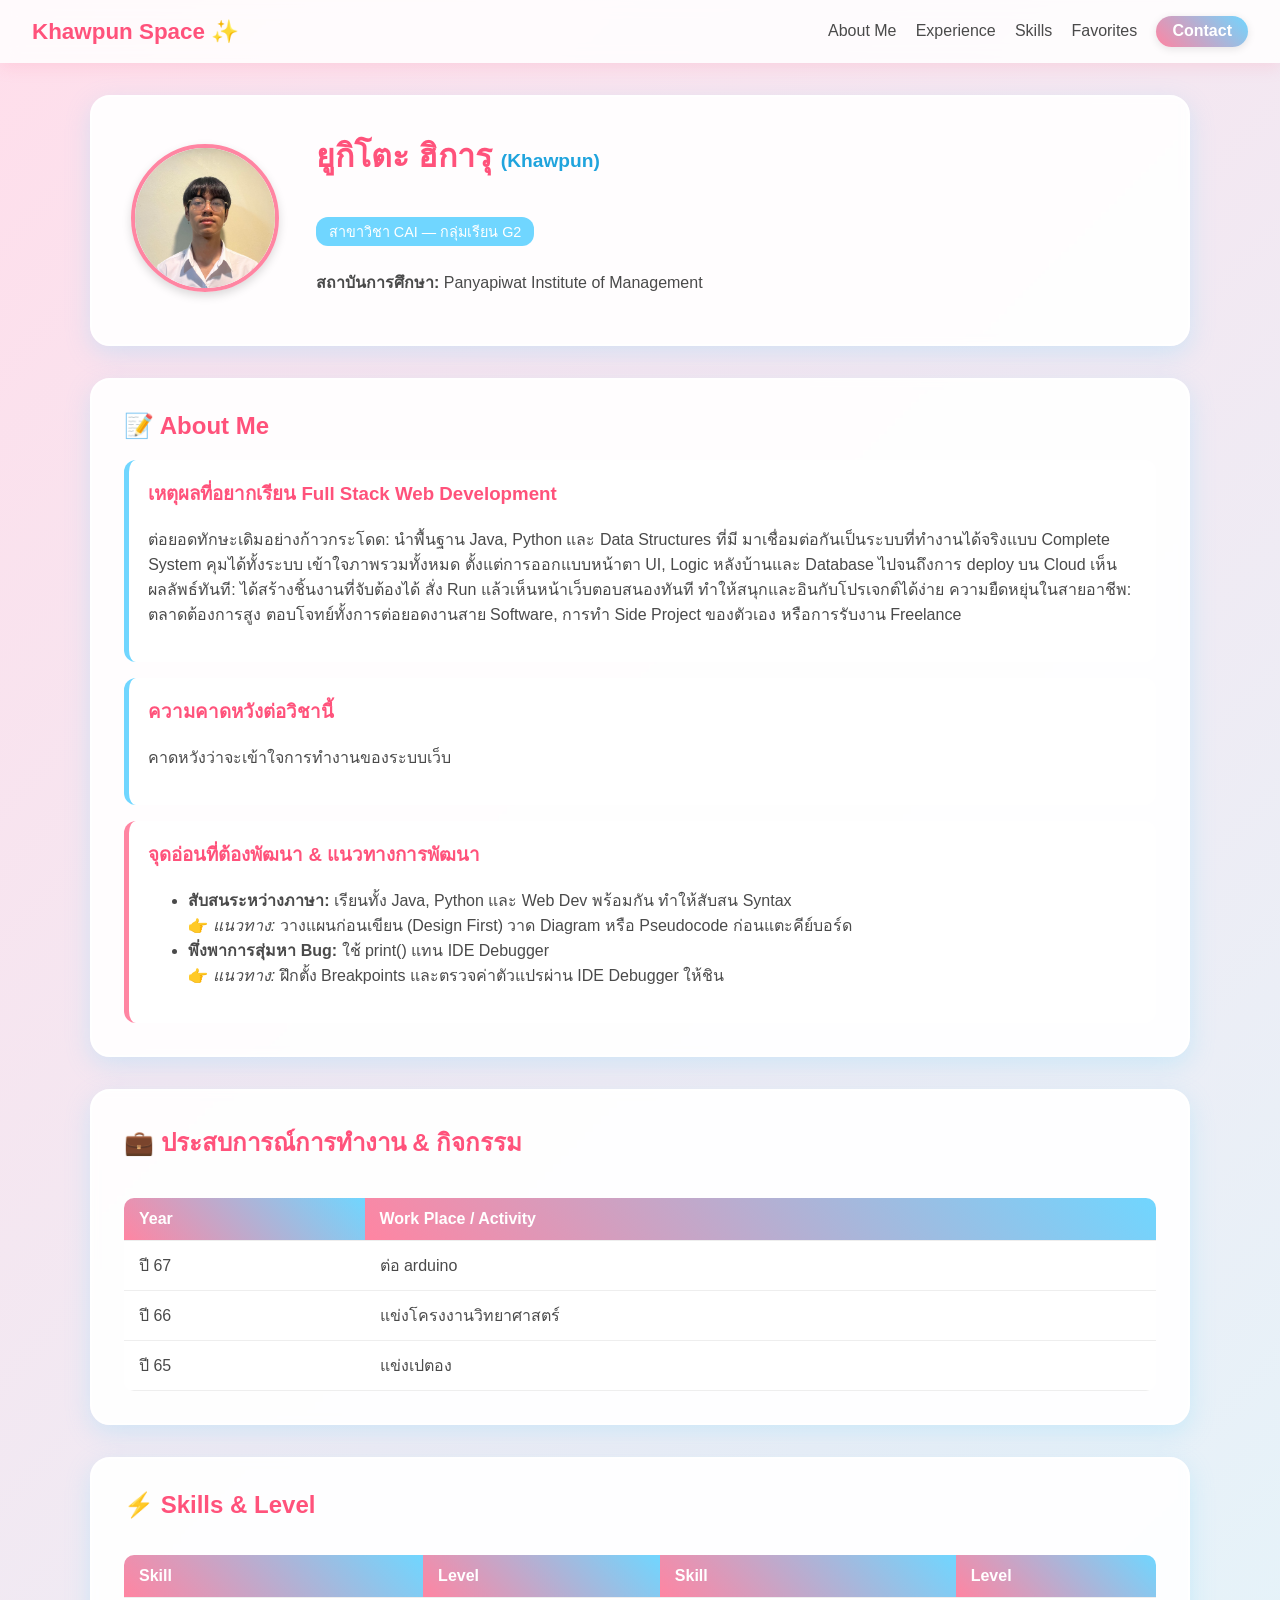
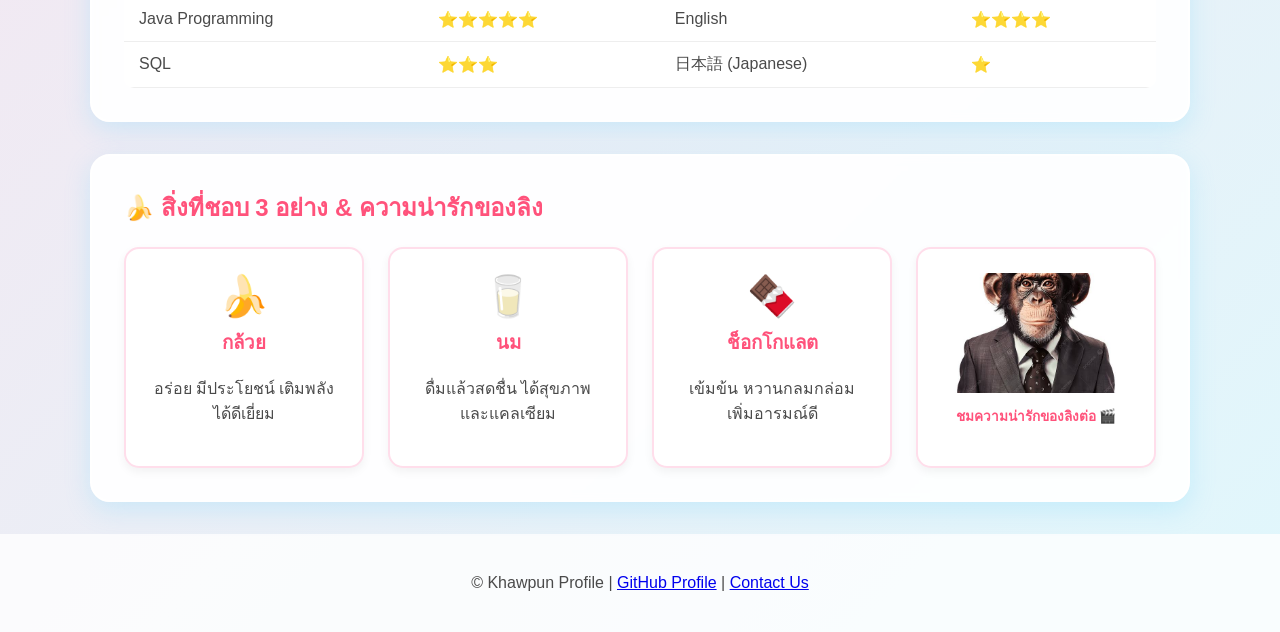
<file: index.html>
<!DOCTYPE html>
<html lang="th">
<head>
    <meta charset="UTF-8">
    <meta name="viewport" content="width=device-width, initial-scale=1.0">
    <title>Khawpun - Profile (MyPage v2)</title>
    <link rel="stylesheet" href="styles.css">
</head>
<body>

    <!-- Animation กล้วยและช็อกโกแลตโปรยลงมา -->
    <div class="falling-container">
        <span class="falling-item" style="left: 5%; animation-duration: 7s; animation-delay: 0s;">🍫</span>
        <span class="falling-item" style="left: 15%; animation-duration: 9s; animation-delay: 2s;">🍌</span>
        <span class="falling-item" style="left: 25%; animation-duration: 6s; animation-delay: 1s;">🍫</span>
        <span class="falling-item" style="left: 35%; animation-duration: 8s; animation-delay: 3s;">🍌</span>
        <span class="falling-item" style="left: 45%; animation-duration: 7s; animation-delay: 0.5s;">🍫</span>
        <span class="falling-item" style="left: 55%; animation-duration: 10s; animation-delay: 2.5s;">🍌</span>
        <span class="falling-item" style="left: 65%; animation-duration: 6.5s; animation-delay: 1.5s;">🍫</span>
        <span class="falling-item" style="left: 75%; animation-duration: 8.5s; animation-delay: 0.2s;">🍌</span>
        <span class="falling-item" style="left: 85%; animation-duration: 7.5s; animation-delay: 3.5s;">🍫</span>
        <span class="falling-item" style="left: 95%; animation-duration: 9.5s; animation-delay: 1.8s;">🍌</span>
    </div>

    <!-- Navigation Bar พร้อม Anchor Link Smooth Scroll -->
    <nav class="navbar">
        <div class="nav-brand">Khawpun Space ✨</div>
        <div class="nav-links">
            <a href="#about">About Me</a>
            <a href="#experience">Experience</a>
            <a href="#skills">Skills</a>
            <a href="#favorites">Favorites</a>
            <a href="contact.html" class="nav-btn">Contact</a>
        </div>
    </nav>

    <div class="container">
        <!-- Hero / Profile Section (จัด Layout ด้วย Table ตามโจทย์) -->
        <header class="card hero-card">
            <table class="profile-table">
                <tr>
                    <td class="profile-img-cell">
                        <img src="กาย.jpg" alt="Profile Image" class="circle-img">
                    </td>
                    <td class="profile-info-cell">
                        <h1>ยูกิโตะ ฮิการุ <span>(Khawpun)</span></h1>
                        <p class="badge">สาขาวิชา CAI — กลุ่มเรียน G2</p>                        
                        <p><strong>สถาบันการศึกษา:</strong> Panyapiwat Institute of Management</p>
                    </td>
                </tr>
            </table>
        </header>

        <!-- Section: About Me -->
        <section id="about" class="card">
            <h2>📝 About Me</h2>
            <div class="about-grid">
                <div class="info-box">
                    <h3>เหตุผลที่อยากเรียน Full Stack Web Development</h3>
                    <p>ต่อยอดทักษะเดิมอย่างก้าวกระโดด: นำพื้นฐาน Java, Python และ Data Structures ที่มี มาเชื่อมต่อกันเป็นระบบที่ทำงานได้จริงแบบ Complete System คุมได้ทั้งระบบ เข้าใจภาพรวมทั้งหมด ตั้งแต่การออกแบบหน้าตา UI, Logic หลังบ้านและ Database ไปจนถึงการ deploy บน Cloud เห็นผลลัพธ์ทันที: ได้สร้างชิ้นงานที่จับต้องได้ สั่ง Run แล้วเห็นหน้าเว็บตอบสนองทันที ทำให้สนุกและอินกับโปรเจกต์ได้ง่าย ความยืดหยุ่นในสายอาชีพ: ตลาดต้องการสูง ตอบโจทย์ทั้งการต่อยอดงานสาย Software, การทำ Side Project ของตัวเอง หรือการรับงาน Freelance</p>
                </div>
                <div class="info-box">
                    <h3>ความคาดหวังต่อวิชานี้</h3>
                    <p>คาดหวังว่าจะเข้าใจการทำงานของระบบเว็บ</p>
                </div>
                <div class="info-box weakness-box">
                    <h3>จุดอ่อนที่ต้องพัฒนา & แนวทางการพัฒนา</h3>
                    <ul>
                        <li><strong>สับสนระหว่างภาษา:</strong> เรียนทั้ง Java, Python และ Web Dev พร้อมกัน ทำให้สับสน Syntax <br>👉 <em>แนวทาง:</em> วางแผนก่อนเขียน (Design First) วาด Diagram หรือ Pseudocode ก่อนแตะคีย์บอร์ด</li>
                        <li><strong>พึ่งพาการสุ่มหา Bug:</strong> ใช้ print() แทน IDE Debugger <br>👉 <em>แนวทาง:</em> ฝึกตั้ง Breakpoints และตรวจค่าตัวแปรผ่าน IDE Debugger ให้ชิน</li>
                    </ul>
                </div>
            </div>
        </section>

        <!-- Section: Experience -->
        <section id="experience" class="card">
            <h2>💼 ประสบการณ์การทำงาน & กิจกรรม</h2>
            <div class="table-responsive">
                <table class="styled-table exp-table">
                    <thead>
                        <tr>
                            <th>Year</th>
                            <th>Work Place / Activity</th>
                        </tr>
                    </thead>
                    <tbody>
                        <tr>
                            <td>ปี 67</td>
                            <td>ต่อ arduino</td>
                        </tr>
                        <tr>
                            <td>ปี 66</td>
                            <td>แข่งโครงงานวิทยาศาสตร์</td>
                        </tr>
                        <tr>
                            <td>ปี 65</td>
                            <td>แข่งเปตอง</td>
                        </tr>
                    </tbody>
                </table>
            </div>
        </section>

        <!-- Section: Skills & Power Level (Table 4 columns) -->
        <section id="skills" class="card">
            <h2>⚡ Skills & Level</h2>
            <div class="table-responsive">
                <table class="styled-table skills-table">
                    <thead>
                        <tr>
                            <th>Skill</th>
                            <th>Level</th>
                            <th>Skill</th>
                            <th>Level</th>
                        </tr>
                    </thead>
                    <tbody>
                        <tr>
                            <td>Java Programming</td>
                            <td>⭐⭐⭐⭐⭐</td>
                            <td>English</td>
                            <td>⭐⭐⭐⭐</td>
                        </tr>
                        <tr>
                            <td>SQL</td>
                            <td>⭐⭐⭐</td>
                            <td>日本語 (Japanese)</td>
                            <td>⭐</td>
                        </tr>
                    </tbody>
                </table>
            </div>
        </section>

        <!-- Section: Favorites (CSS Grid: Desktop 4, Tablet 2, Mobile 1) -->
        <section id="favorites" class="card">
            <h2>🍌 สิ่งที่ชอบ 3 อย่าง & ความน่ารักของลิง</h2>
            <div class="cards-grid">
                <div class="fav-card">
                    <div class="card-icon">🍌</div>
                    <h3>กล้วย</h3>
                    <p>อร่อย มีประโยชน์ เติมพลังได้ดีเยี่ยม</p>
                </div>
                <div class="fav-card">
                    <div class="card-icon">🥛</div>
                    <h3>นม</h3>
                    <p>ดื่มแล้วสดชื่น ได้สุขภาพและแคลเซียม</p>
                </div>
                <div class="fav-card">
                    <div class="card-icon">🍫</div>
                    <h3>ช็อกโกแลต</h3>
                    <p>เข้มข้น หวานกลมกล่อม เพิ่มอารมณ์ดี</p>
                </div>
                <div class="fav-card extra-card">
                    <img src="ลิง.jfif" alt="Ling With Suit" class="monkey-suit-img">
                    <a href="https://youtu.be/Yk1uCWWUl-4?si=YpF04vF76I6Vinr4" target="_blank" class="cute-link">ชมความน่ารักของลิงต่อ 🎬</a>
                </div>
            </div>
        </section>
    </div>

    <!-- Footer -->
    <footer class="site-footer">
        <p>© Khawpun Profile | <a href="https://github.com/phakawin2019tg-hash" target="_blank">GitHub Profile</a> | <a href="contact.html">Contact Us</a></p>
    </footer>

</body>
</html>
</file>
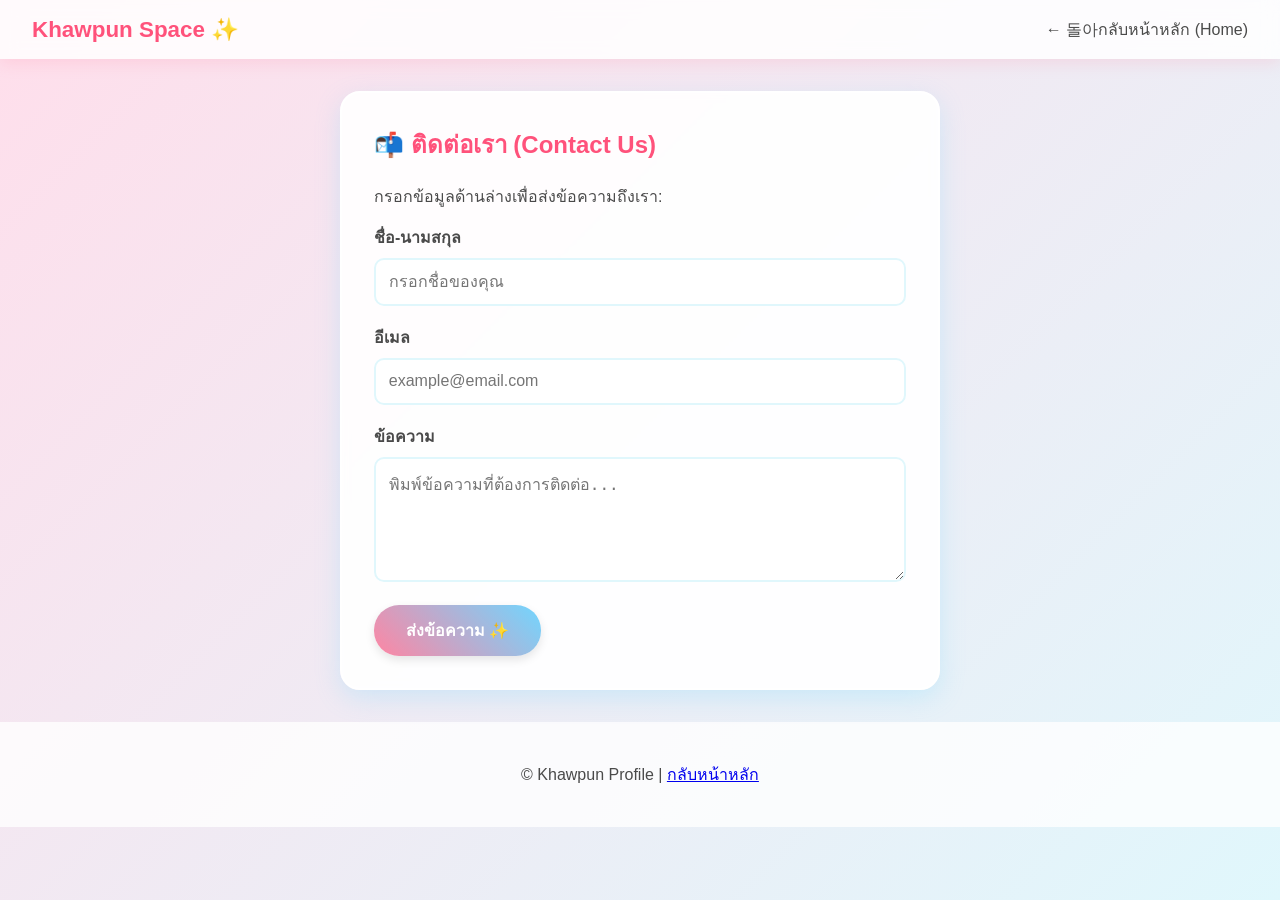
<file: contact.html>
<!DOCTYPE html>
<html lang="th">
<head>
    <meta charset="UTF-8">
    <meta name="viewport" content="width=device-width, initial-scale=1.0">
    <title>Contact - Khawpun Space</title>
    <link rel="stylesheet" href="styles.css">
</head>
<body>

    <!-- Animation กล้วยและช็อกโกแลตโปรยลงมา -->
    <div class="falling-container">
        <span class="falling-item" style="left: 10%; animation-duration: 8s;">🍫</span>
        <span class="falling-item" style="left: 30%; animation-duration: 6s;">🍌</span>
        <span class="falling-item" style="left: 50%; animation-duration: 9s;">🍫</span>
        <span class="falling-item" style="left: 70%; animation-duration: 7s;">🍌</span>
        <span class="falling-item" style="left: 90%; animation-duration: 8.5s;">🍫</span>
    </div>

    <nav class="navbar">
        <div class="nav-brand">Khawpun Space ✨</div>
        <div class="nav-links">
            <a href="index.html">← 돌아กลับหน้าหลัก (Home)</a>
        </div>
    </nav>

    <div class="container" style="max-width: 600px;">
        <section class="card">
            <h2>📬 ติดต่อเรา (Contact Us)</h2>
            <p>กรอกข้อมูลด้านล่างเพื่อส่งข้อความถึงเรา:</p>

            <form action="#" method="POST">
                <div class="form-group">
                    <label for="fullname">ชื่อ-นามสกุล</label>
                    <input type="text" id="fullname" name="fullname" placeholder="กรอกชื่อของคุณ" required>
                </div>

                <div class="form-group">
                    <label for="email">อีเมล</label>
                    <input type="email" id="email" name="email" placeholder="example@email.com" required>
                </div>

                <div class="form-group">
                    <label for="message">ข้อความ</label>
                    <textarea id="message" name="message" rows="5" placeholder="พิมพ์ข้อความที่ต้องการติดต่อ..." required></textarea>
                </div>

                <button type="submit" class="submit-btn">ส่งข้อความ ✨</button>
            </form>
        </section>
    </div>

    <footer class="site-footer">
        <p>© Khawpun Profile | <a href="index.html">กลับหน้าหลัก</a></p>
    </footer>

</body>
</html>
</file>
<file: styles.css>
/* --- Global Styles & Variables --- */
:root {
    --pink-light: #ffdeeb;
    --pink-main: #ff85a2;
    --pink-dark: #ff527b;
    --blue-light: #e0f7fc;
    --blue-main: #70d6ff;
    --blue-dark: #20a4dd;
    --card-bg: rgba(255, 255, 255, 0.92);
    --text-color: #4a4a4a;
}

/* Anchor Link Smooth Scroll */
html {
    scroll-behavior: smooth;
}

body {
    margin: 0;
    padding: 0;
    font-family: 'Kanit', 'Segoe UI', Tahoma, Geneva, Verdana, sans-serif;
    background: linear-gradient(135deg, var(--pink-light) 0%, var(--blue-light) 100%);
    color: var(--text-color);
    min-height: 100vh;
    position: relative;
    overflow-x: hidden;
}

/* --- Falling Bananas & Chocolates Animation --- */
.falling-container {
    position: fixed;
    top: 0;
    left: 0;
    width: 100%;
    height: 100%;
    pointer-events: none;
    z-index: 0;
}

.falling-item {
    position: absolute;
    top: -50px;
    font-size: 2rem;
    animation: fall linear infinite;
    opacity: 0.8;
}

@keyframes fall {
    0% {
        transform: translateY(-50px) rotate(0deg);
        opacity: 0.9;
    }
    100% {
        transform: translateY(105vh) rotate(360deg);
        opacity: 0.2;
    }
}

/* --- Navigation Bar --- */
.navbar {
    position: sticky;
    top: 0;
    z-index: 1000;
    background: rgba(255, 255, 255, 0.85);
    backdrop-filter: blur(8px);
    display: flex;
    justify-content: space-between;
    align-items: center;
    padding: 1rem 2rem;
    box-shadow: 0 4px 15px rgba(255, 133, 162, 0.2);
}

.nav-brand {
    font-weight: bold;
    font-size: 1.4rem;
    color: var(--pink-dark);
}

.nav-links {
    display: flex;
    gap: 1.2rem;
    align-items: center;
}

.nav-links a {
    text-decoration: none;
    color: var(--text-color);
    font-weight: 500;
    transition: color 0.3s;
}

.nav-links a:hover {
    color: var(--blue-dark);
}

.nav-btn {
    background: linear-gradient(45deg, var(--pink-main), var(--blue-main));
    color: white !important;
    padding: 0.4rem 1rem;
    border-radius: 20px;
    font-weight: bold !important;
    box-shadow: 0 2px 8px rgba(0, 0, 0, 0.1);
}

/* --- Layout & Card Style --- */
.container {
    max-width: 1100px;
    margin: 2rem auto;
    padding: 0 1.5rem;
    position: relative;
    z-index: 1;
}

.card {
    background: var(--card-bg);
    border-radius: 20px;
    padding: 2rem;
    margin-bottom: 2rem;
    box-shadow: 0 8px 25px rgba(112, 214, 255, 0.25);
    border: 2px solid #ffffff;
    backdrop-filter: blur(5px);
}

h1, h2, h3 {
    color: var(--pink-dark);
    margin-top: 0;
}

.badge {
    display: inline-block;
    background: var(--blue-main);
    color: white;
    padding: 0.2rem 0.8rem;
    border-radius: 12px;
    font-size: 0.9rem;
    margin-bottom: 0.5rem;
}

/* --- Profile Section Table --- */
.profile-table {
    width: 100%;
    border-collapse: collapse;
}

.circle-img {
    width: 140px;
    height: 140px;
    border-radius: 50%;
    object-fit: cover;
    border: 4px solid var(--pink-main);
    box-shadow: 0 4px 10px rgba(0, 0, 0, 0.15);
}

/* Challenge: ระยะห่างระหว่างรูปกับข้อความ */
.profile-img-cell {
    width: 160px;
    padding-right: 30px;
    text-align: center;
}

.profile-info-cell h1 span {
    font-size: 1.2rem;
    color: var(--blue-dark);
}

/* --- About Me Grid --- */
.about-grid {
    display: flex;
    flex-direction: column;
    gap: 1rem;
}

.info-box {
    background: #ffffff;
    padding: 1.2rem;
    border-radius: 12px;
    border-left: 5px solid var(--blue-main);
}

.weakness-box {
    border-left-color: var(--pink-main);
}

/* --- Tables (Experience & Skills) --- */
.table-responsive {
    overflow-x: auto;
}

.styled-table {
    width: 100%;
    border-collapse: collapse;
    margin-top: 1rem;
    background: #ffffff;
    border-radius: 10px;
    overflow: hidden;
}

.styled-table th, .styled-table td {
    padding: 12px 15px;
    text-align: left;
    border-bottom: 1px solid #eee;
}

.styled-table th {
    background: linear-gradient(45deg, var(--pink-main), var(--blue-main));
    color: white;
}

/* --- CSS Grid Responsive (Desktop 4, Tablet 2, Mobile 1) --- */
.cards-grid {
    display: grid;
    grid-template-columns: repeat(4, 1fr); /* Desktop: 4 Columns */
    gap: 1.5rem;
    margin-top: 1rem;
}

@media (max-width: 992px) {
    .cards-grid {
        grid-template-columns: repeat(2, 1fr); /* Tablet: 2 Columns */
    }
}

@media (max-width: 576px) {
    .cards-grid {
        grid-template-columns: 1fr; /* Mobile: 1 Column */
    }

    .profile-table, .profile-table tr, .profile-table td {
        display: block;
        width: 100%;
        text-align: center;
    }

    .profile-img-cell {
        padding-right: 0;
        margin-bottom: 1rem;
    }

    .nav-links {
        display: none; /* ซ่อนเมนูสั้นๆ เมื่อย่อเล็กบนมือถือ */
    }
}

.fav-card {
    background: #ffffff;
    padding: 1.5rem;
    border-radius: 15px;
    text-align: center;
    box-shadow: 0 4px 10px rgba(0, 0, 0, 0.05);
    border: 2px solid var(--pink-light);
    transition: transform 0.3s;
}

.fav-card:hover {
    transform: translateY(-5px);
    border-color: var(--blue-main);
}

.card-icon {
    font-size: 2.5rem;
    margin-bottom: 0.5rem;
}

.monkey-suit-img {
    width: 100%;
    max-height: 120px;
    object-fit: cover;
    border-radius: 10px;
    margin-bottom: 0.5rem;
}

.cute-link {
    display: inline-block;
    color: var(--pink-dark);
    font-weight: bold;
    text-decoration: none;
    font-size: 0.85rem;
}

.cute-link:hover {
    text-decoration: underline;
}

/* --- Footer & Form --- */
.site-footer {
    text-align: center;
    padding: 1.5rem;
    background: rgba(255, 255, 255, 0.8);
    color: var(--text-color);
    margin-top: 2rem;
}

.form-group {
    margin-bottom: 1.2rem;
}

.form-group label {
    display: block;
    margin-bottom: 0.5rem;
    font-weight: bold;
}

.form-group input, .form-group textarea {
    width: 100%;
    padding: 0.8rem;
    border: 2px solid var(--blue-light);
    border-radius: 10px;
    box-sizing: border-box;
    font-size: 1rem;
}

.form-group input:focus, .form-group textarea:focus {
    outline: none;
    border-color: var(--pink-main);
}

.submit-btn {
    background: linear-gradient(45deg, var(--pink-main), var(--blue-main));
    color: white;
    border: none;
    padding: 0.8rem 2rem;
    font-size: 1rem;
    font-weight: bold;
    border-radius: 25px;
    cursor: pointer;
    box-shadow: 0 4px 10px rgba(0, 0, 0, 0.1);
}
</file>
